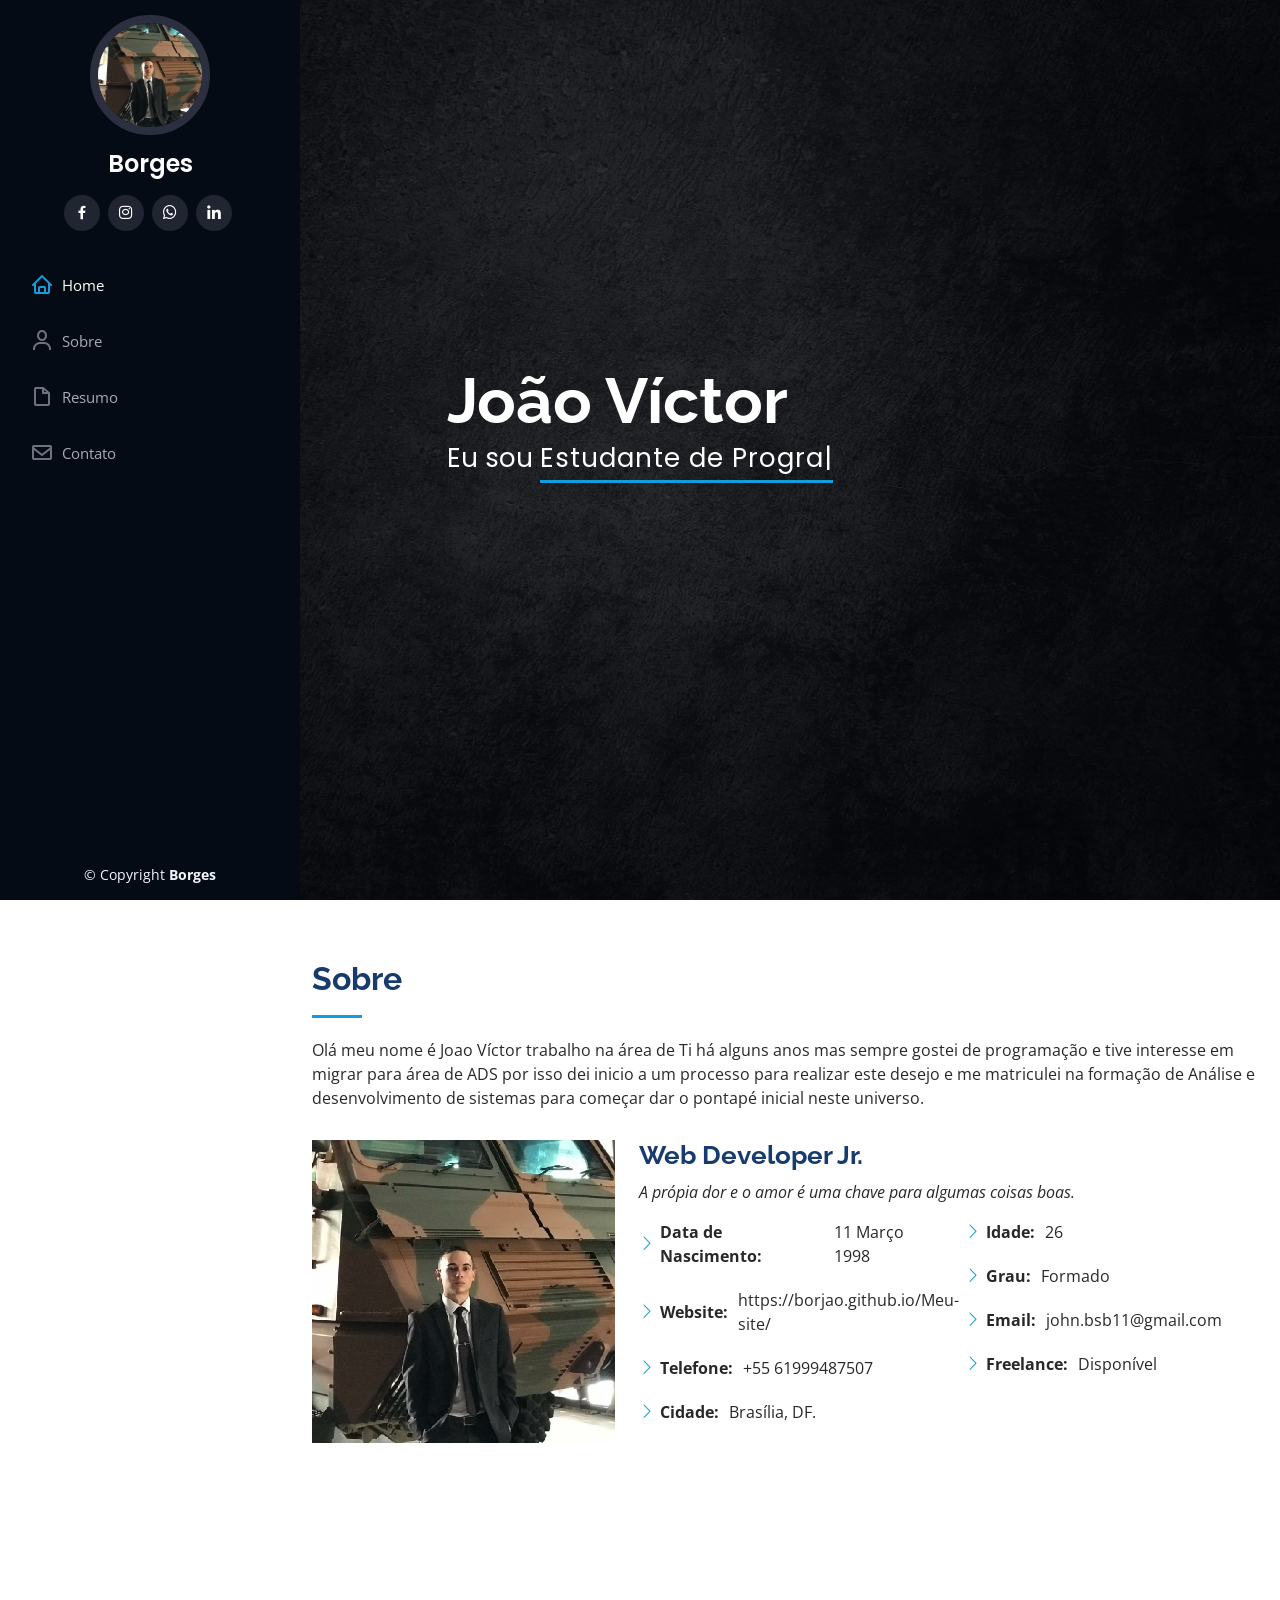
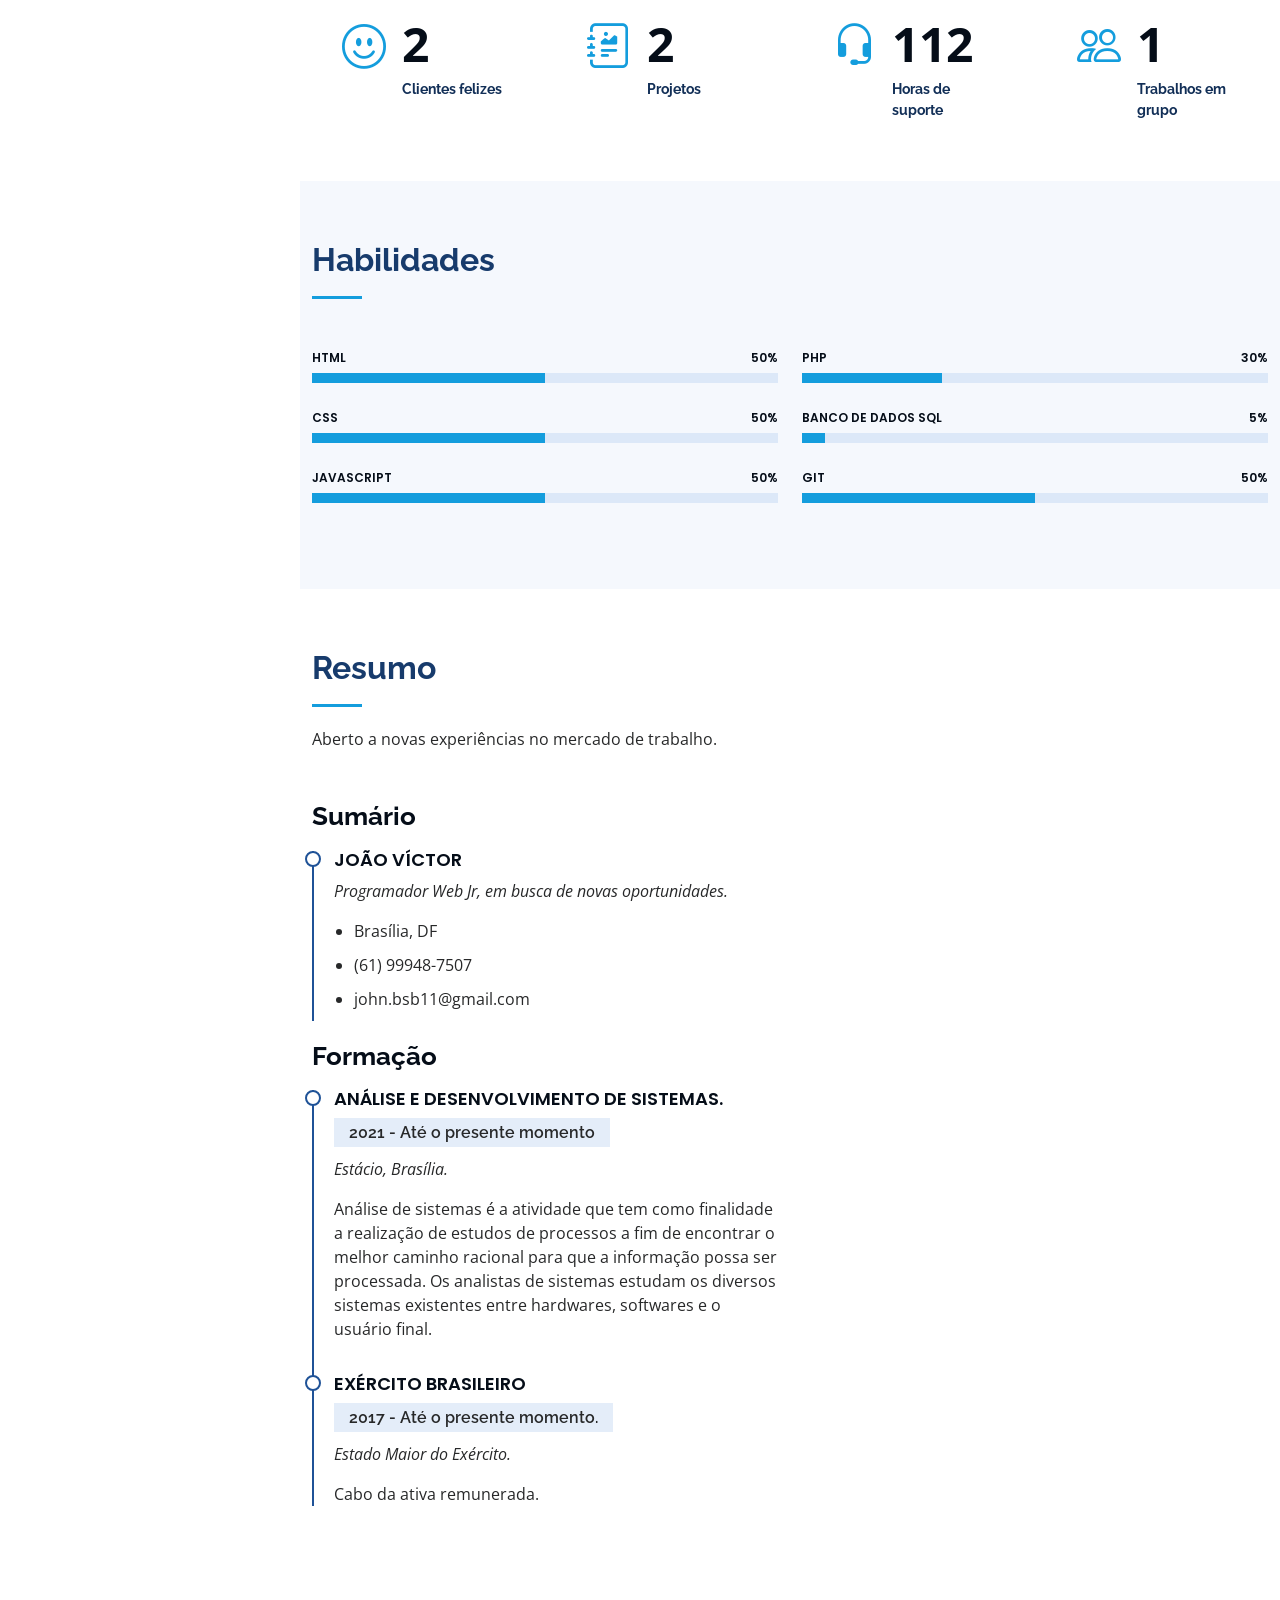
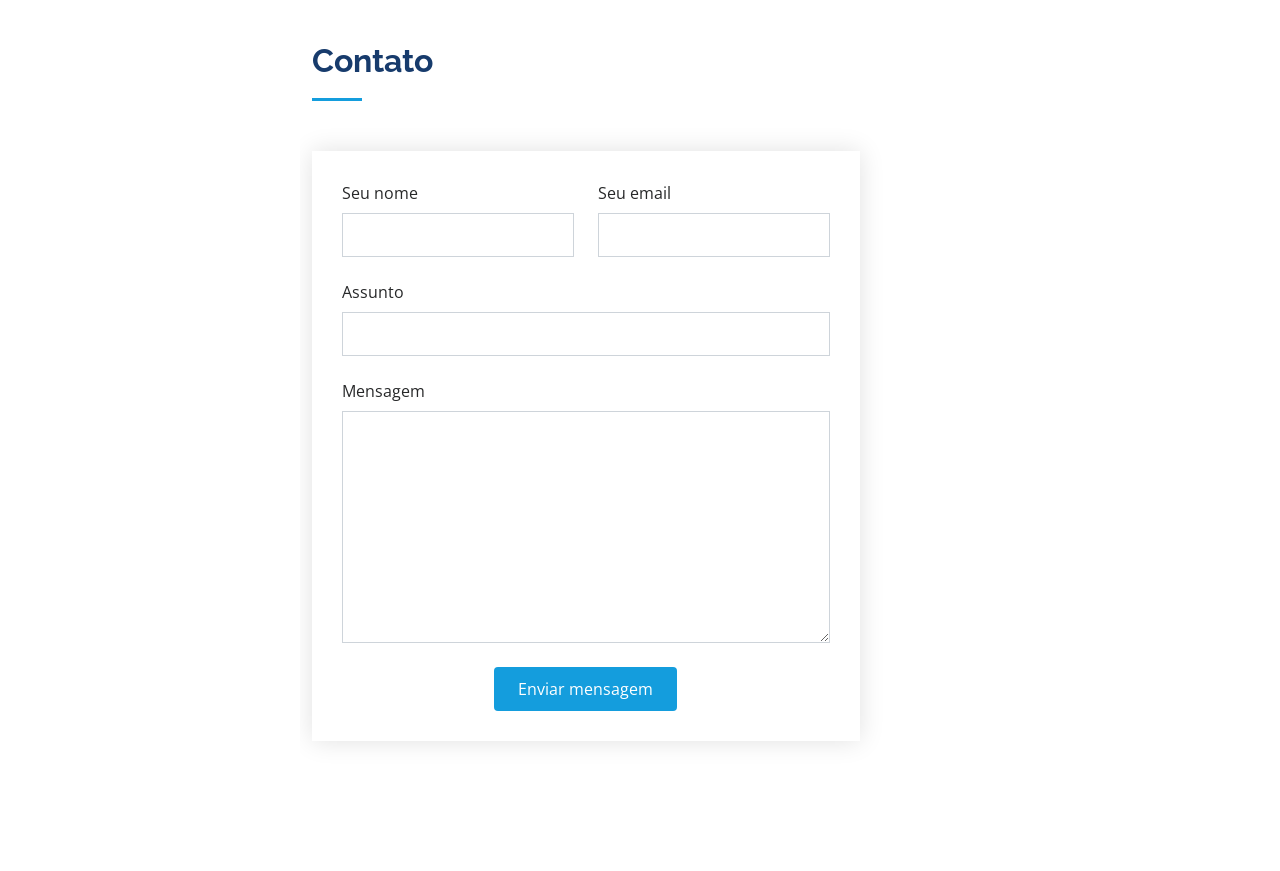
<file: index.html>
<!DOCTYPE html>
<html lang="en">

<head>
  <meta charset="utf-8">
  <meta content="width=device-width, initial-scale=1.0" name="viewport">

  <title>João Víctor - Home</title>
  <meta content="" name="description">
  <meta content="" name="keywords">

  <!-- Favicons -->
  <link href="assets/img/favicon.png" rel="icon">
  <link href="assets/img/apple-touch-icon.png" rel="apple-touch-icon">

  <!-- Google Fonts -->
  <link href="https://fonts.googleapis.com/css?family=Open+Sans:300,300i,400,400i,600,600i,700,700i|Raleway:300,300i,400,400i,500,500i,600,600i,700,700i|Poppins:300,300i,400,400i,500,500i,600,600i,700,700i" rel="stylesheet">

  <!-- Vendor CSS Files -->
  <link href="assets/vendor/aos/aos.css" rel="stylesheet">
  <link href="assets/vendor/bootstrap/css/bootstrap.min.css" rel="stylesheet">
  <link href="assets/vendor/bootstrap-icons/bootstrap-icons.css" rel="stylesheet">
  <link href="assets/vendor/boxicons/css/boxicons.min.css" rel="stylesheet">
  <link href="assets/vendor/glightbox/css/glightbox.min.css" rel="stylesheet">
  <link href="assets/vendor/swiper/swiper-bundle.min.css" rel="stylesheet">

  <!-- Template Main CSS File -->
  <link href="assets/css/style.css" rel="stylesheet">

  <!-- =======================================================
  * Template Name: iPortfolio - v3.5.0
  * Template URL: https://bootstrapmade.com/iportfolio-bootstrap-portfolio-websites-template/
  * Author: BootstrapMade.com
  * License: https://bootstrapmade.com/license/
  ======================================================== -->
</head>

<body>

  <!-- ======= Mobile nav toggle button ======= -->
  <i class="bi bi-list mobile-nav-toggle d-xl-none"></i>

  <!-- ======= Header ======= -->
  <header id="header">
    <div class="d-flex flex-column">

      <div class="profile">
        <img src="assets/img/profile-img.jpg" alt="" class="img-fluid rounded-circle">
        <h1 class="text-light"><a href="index.html">Borges</a></h1>
        <div class="social-links mt-3 text-center">
          <a href="https://web.facebook.com/JoaoViictorRocha/" class="facebook" target="_blank"><i class="bx bxl-facebook"></i></a>
          <a href="https://www.instagram.com/_borgim" class="instagram" target="_blank"><i class="bx bxl-instagram"></i></a>
          <a href="https://api.whatsapp.com/send?phone=55619994875073&text=Ol%C3%A1%20Jõao!" class="whatsapp" target="_blank"><i class="bx bxl-whatsapp"></i></a>
          <a href="https://www.linkedin.com/in/borgim/" class="linkedin" target="_blank"><i class="bx bxl-linkedin"></i></a>
        </div>
      </div>

      <nav id="navbar" class="nav-menu navbar">
        <ul>
          <li><a href="#hero" class="nav-link scrollto active"><i class="bx bx-home"></i> <span>Home</span></a></li>
          <li><a href="#about" class="nav-link scrollto"><i class="bx bx-user"></i> <span>Sobre</span></a></li>
          <li><a href="#resume" class="nav-link scrollto"><i class="bx bx-file-blank"></i> <span>Resumo</span></a></li>
          <li><a href="#contact" class="nav-link scrollto"><i class="bx bx-envelope"></i> <span>Contato</span></a></li>
        </ul>
      </nav> <!-- .nav-menu -->
    </div>
  </header><!-- End Header -->

  <!-- ======= Hero Section ======= -->
  <section id="hero" class="d-flex flex-column justify-content-center align-items-center">
    <div class="hero-container" data-aos="fade-in">
      <h1>João Víctor</h1>
      <p>Eu sou <span class="typed" data-typed-items=" Estudante de Programação!"></span></p>
    </div>
  </section><!-- End Hero -->

  <main id="main">

    <!-- ======= About Section ======= -->
    <section id="about" class="about">
      <div class="container">

        <div class="section-title">
          <h2>Sobre</h2>
          <p>Olá meu nome é Joao Víctor trabalho na área de Ti há alguns anos mas sempre gostei de programação e tive interesse em migrar para área de ADS por isso dei inicio a um processo para realizar este desejo e me matriculei na formação de Análise e desenvolvimento de sistemas para começar dar o pontapé inicial neste universo.</p>
        </div>

        <div class="row">
          <div class="col-lg-4" data-aos="fade-right">
            <img src="assets/img/profile-img.jpg" class="img-fluid" alt="">
          </div>
          <div class="col-lg-8 pt-4 pt-lg-0 content" data-aos="fade-left">
            <h3>Web Developer Jr.</h3>
            <p class="fst-italic">
              A própia dor e o amor é uma chave para algumas coisas boas.
            </p>
            <div class="row">
              <div class="col-lg-6">
                <ul>
                  <li><i class="bi bi-chevron-right"></i> <strong>Data de Nascimento:</strong> <span>11 Março 1998</span></li>
                  <li><i class="bi bi-chevron-right"></i> <strong>Website:</strong><span>https://borjao.github.io/Meu-site/</span></li>
                  <li><i class="bi bi-chevron-right"></i> <strong>Telefone:</strong> <span>+55 61999487507</span></li>
                  <li><i class="bi bi-chevron-right"></i> <strong>Cidade:</strong> <span>Brasília, DF.</span></li>
                </ul>
              </div>
              <div class="col-lg-6">
                <ul>
                  <li><i class="bi bi-chevron-right"></i> <strong>Idade:</strong> <span>26</span></li>
                  <li><i class="bi bi-chevron-right"></i> <strong>Grau:</strong> <span>Formado</span></li>
                  <li><i class="bi bi-chevron-right"></i> <strong>Email:</strong> <span>john.bsb11@gmail.com</span></li>
                  <li><i class="bi bi-chevron-right"></i> <strong>Freelance:</strong> <span>Disponível</span></li>
                </ul>
              </div>
            </div>

          </div>
        </div>

      </div>
    </section><!-- End About Section -->

    <!-- ======= Facts Section ======= -->
    <section id="facts" class="facts">
      <div class="container">

        <div class="section-title">
        </div>

        <div class="row no-gutters">

          <div class="col-lg-3 col-md-6 d-md-flex align-items-md-stretch" data-aos="fade-up">
            <div class="count-box">
              <i class="bi bi-emoji-smile"></i>
              <span data-purecounter-start="0" data-purecounter-end="2" data-purecounter-duration="1" class="purecounter">1</span>
              <p><strong>Clientes felizes</strong> </p>
            </div>
          </div>

          <div class="col-lg-3 col-md-6 d-md-flex align-items-md-stretch" data-aos="fade-up" data-aos-delay="100">
            <div class="count-box">
              <i class="bi bi-journal-richtext"></i>
              <span data-purecounter-start="0" data-purecounter-end="2" data-purecounter-duration="1" class="purecounter">1</span>
              <p><strong>Projetos</strong> </p>
            </div>
          </div>

          <div class="col-lg-3 col-md-6 d-md-flex align-items-md-stretch" data-aos="fade-up" data-aos-delay="200">
            <div class="count-box">
              <i class="bi bi-headset"></i>
              <span data-purecounter-start="0" data-purecounter-end="120" data-purecounter-duration="1" class="purecounter">1</span>
              <p><strong>Horas de suporte</strong></p>
            </div>
          </div>

          <div class="col-lg-3 col-md-6 d-md-flex align-items-md-stretch" data-aos="fade-up" data-aos-delay="300">
            <div class="count-box">
              <i class="bi bi-people"></i>
              <span data-purecounter-start="0" data-purecounter-end="1" data-purecounter-duration="1" class="purecounter">1</span>
              <p><strong>Trabalhos em grupo</strong></p>
            </div>
          </div>

        </div>

      </div>
    </section><!-- End Facts Section -->

    <!-- ======= Skills Section ======= -->
    <section id="skills" class="skills section-bg">
      <div class="container">

        <div class="section-title">
          <h2>Habilidades</h2>
        </div>

        <div class="row skills-content">

          <div class="col-lg-6" data-aos="fade-up">

            <div class="progress">
              <span class="skill">HTML <i class="val">50%</i></span>
              <div class="progress-bar-wrap">
                <div class="progress-bar" role="progressbar" aria-valuenow="50" aria-valuemin="0" aria-valuemax="100"></div>
              </div>
            </div>

            <div class="progress">
              <span class="skill">CSS <i class="val">50%</i></span>
              <div class="progress-bar-wrap">
                <div class="progress-bar" role="progressbar" aria-valuenow="50" aria-valuemin="0" aria-valuemax="100"></div>
              </div>
            </div>

            <div class="progress">
              <span class="skill">JavaScript <i class="val">50%</i></span>
              <div class="progress-bar-wrap">
                <div class="progress-bar" role="progressbar" aria-valuenow="50" aria-valuemin="0" aria-valuemax="100"></div>
              </div>
            </div>

          </div>

          <div class="col-lg-6" data-aos="fade-up" data-aos-delay="100">

            <div class="progress">
              <span class="skill">PHP <i class="val">30%</i></span>
              <div class="progress-bar-wrap">
                <div class="progress-bar" role="progressbar" aria-valuenow="30" aria-valuemin="0" aria-valuemax="100"></div>
              </div>
            </div>

            <div class="progress">
              <span class="skill">Banco de Dados SQL <i class="val">5%</i></span>
              <div class="progress-bar-wrap">
                <div class="progress-bar" role="progressbar" aria-valuenow="5" aria-valuemin="0" aria-valuemax="100"></div>
              </div>
            </div>

            <div class="progress">
              <span class="skill">Git <i class="val">50%</i></span>
              <div class="progress-bar-wrap">
                <div class="progress-bar" role="progressbar" aria-valuenow="50" aria-valuemin="0" aria-valuemax="100"></div>
              </div>
            </div>

          </div>

        </div>

      </div>
    </section><!-- End Skills Section -->

    <!-- ======= Resume Section ======= -->
    <section id="resume" class="resume">
      <div class="container">

        <div class="section-title">
          <h2>Resumo</h2>
          <p>Aberto a novas experiências no mercado de trabalho.</p>
        </div>

        <div class="row">
          <div class="col-lg-6" data-aos="fade-up">
            <h3 class="resume-title">Sumário</h3>
            <div class="resume-item pb-0">
              <h4>João Víctor</h4>
              <p><em>Programador Web Jr, em busca de novas oportunidades.</em></p>
              <ul>
                <li>Brasília, DF</li>
                <li>(61) 99948-7507</li>
                <li>john.bsb11@gmail.com</li>
              </ul>
            </div>

            <h3 class="resume-title">Formação</h3>
            <div class="resume-item">
              <h4>Análise e desenvolvimento de sistemas.</h4>
              <h5>2021 - Até o presente momento</h5>
              <p><em>Estácio, Brasília.</em></p>
              <p>Análise de sistemas é a atividade que tem como finalidade a realização de estudos de processos a fim de encontrar o melhor caminho racional para que a informação possa ser processada. Os analistas de sistemas estudam os diversos sistemas existentes entre hardwares, softwares e o usuário final.</p>
            </div>
            <div class="resume-item">
              <h4>Exército Brasileiro</h4>
              <h5>2017 - Até o presente momento.</h5>
              <p><em>Estado Maior do Exército.</em></p>
              <p>Cabo da ativa remunerada.</p>
            </div>
          </div>
          </ul>
        </div>
      </div>
      </div>

      </div>
    </section><!-- End Resume Section -->

    <!-- ======= Contact Section ======= -->
    <section id="contact" class="contact">
      <div class="container">

        <div class="section-title">
          <h2>Contato</h2>
        </div>

        <div class="row" data-aos="fade-in">


          <div class="col-lg-7 mt-5 mt-lg-0 d-flex align-items-stretch">
            <form action="forms/contact.php" method="post" role="form" class="php-email-form">
              <div class="row">
                <div class="form-group col-md-6">
                  <label for="name">Seu nome</label>
                  <input type="text" name="nome" class="form-control" id="name" required>
                </div>
                <div class="form-group col-md-6">
                  <label for="name">Seu email</label>
                  <input type="email" class="form-control" name="email" id="email" required>
                </div>
              </div>
              <div class="form-group">
                <label for="name">Assunto</label>
                <input type="text" class="form-control" name="assunto" id="subject" required>
              </div>
              <div class="form-group">
                <label for="name">Mensagem</label>
                <textarea class="form-control" name="mensagem" rows="10" required></textarea>
              </div>
              <div class="my-3">
                <div class="loading">Loading</div>
                <div class="error-message"></div>
                <div class="sent-message">Mensagem enviada com sucesso. Obrigado!</div>
              </div>
              <div class="text-center"><button type="submit">Enviar mensagem</button></div>
            </form>
          </div>

        </div>

      </div>
    </section><!-- End Contact Section -->

  </main><!-- End #main -->

  <!-- ======= Footer ======= -->
  <footer id="footer">
    <div class="container">
      <div class="copyright">
        &copy; Copyright <strong><span>Borges</span></strong>
      </div>
      <!-- <div class="credits">
        //<!-- All the links in the footer should remain intact. -->
      <!-- You can delete the links only if you purchased the pro version. -->
      <!-- Licensing information: https://bootstrapmade.com/license/ -->
      <!-- Purchase the pro version with working PHP/AJAX contact form: https://bootstrapmade.com/iportfolio-bootstrap-portfolio-websites-template/ -->
      <!-- Designed by <a href="https://bootstrapmade.com/">BootstrapMade</a> -->
    </div>
    </div>
  </footer><!-- End  Footer -->

  <a href="#" class="back-to-top d-flex align-items-center justify-content-center"><i class="bi bi-arrow-up-short"></i></a>

  <!-- Vendor JS Files -->
  <script src="assets/vendor/aos/aos.js"></script>
  <script src="assets/vendor/bootstrap/js/bootstrap.bundle.min.js"></script>
  <script src="assets/vendor/glightbox/js/glightbox.min.js"></script>
  <script src="assets/vendor/isotope-layout/isotope.pkgd.min.js"></script>
  <script src="assets/vendor/php-email-form/validate.js"></script>
  <script src="assets/vendor/purecounter/purecounter.js"></script>
  <script src="assets/vendor/swiper/swiper-bundle.min.js"></script>
  <script src="assets/vendor/typed.js/typed.min.js"></script>
  <script src="assets/vendor/waypoints/noframework.waypoints.js"></script>

  <!-- Template Main JS File -->
  <script src="assets/js/main.js"></script>

</body>

</html>
</file>
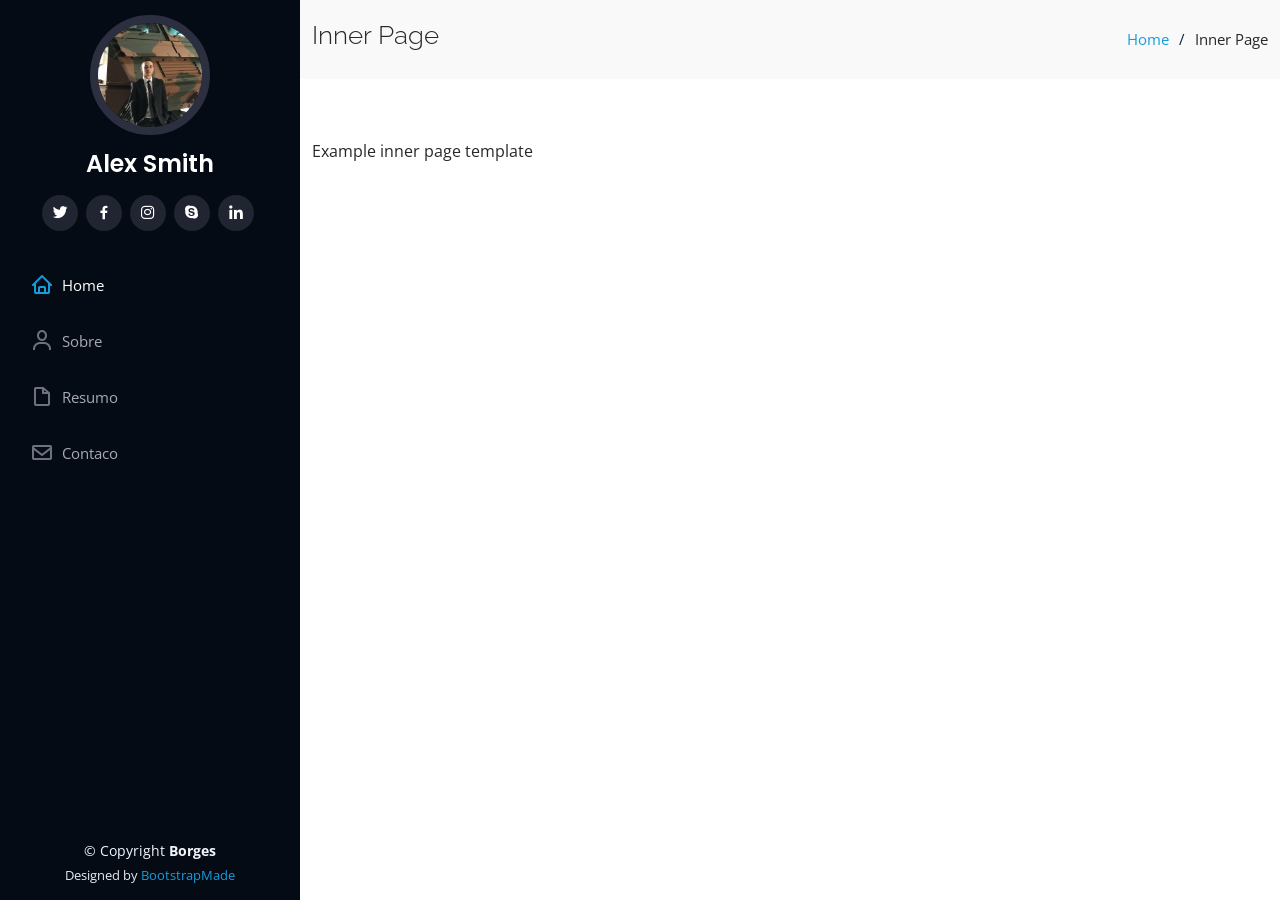
<file: inner-page.html>
<!DOCTYPE html>
<html lang="en">

<head>
  <meta charset="utf-8">
  <meta content="width=device-width, initial-scale=1.0" name="viewport">

  <title>Inner Page - iPortfolio Bootstrap Template</title>
  <meta content="" name="description">
  <meta content="" name="keywords">

  <!-- Favicons -->
  <link href="assets/img/favicon.png" rel="icon">
  <link href="assets/img/apple-touch-icon.png" rel="apple-touch-icon">

  <!-- Google Fonts -->
  <link href="https://fonts.googleapis.com/css?family=Open+Sans:300,300i,400,400i,600,600i,700,700i|Raleway:300,300i,400,400i,500,500i,600,600i,700,700i|Poppins:300,300i,400,400i,500,500i,600,600i,700,700i" rel="stylesheet">

  <!-- Vendor CSS Files -->
  <link href="assets/vendor/aos/aos.css" rel="stylesheet">
  <link href="assets/vendor/bootstrap/css/bootstrap.min.css" rel="stylesheet">
  <link href="assets/vendor/bootstrap-icons/bootstrap-icons.css" rel="stylesheet">
  <link href="assets/vendor/boxicons/css/boxicons.min.css" rel="stylesheet">
  <link href="assets/vendor/glightbox/css/glightbox.min.css" rel="stylesheet">
  <link href="assets/vendor/swiper/swiper-bundle.min.css" rel="stylesheet">

  <!-- Template Main CSS File -->
  <link href="assets/css/style.css" rel="stylesheet">

  <!-- =======================================================
  * Template Name: iPortfolio - v3.5.0
  * Template URL: https://bootstrapmade.com/iportfolio-bootstrap-portfolio-websites-template/
  * Author: BootstrapMade.com
  * License: https://bootstrapmade.com/license/
  ======================================================== -->
</head>

<body>

  <!-- ======= Mobile nav toggle button ======= -->
  <i class="bi bi-list mobile-nav-toggle d-xl-none"></i>

  <!-- ======= Header ======= -->
  <header id="header">
    <div class="d-flex flex-column">

      <div class="profile">
        <img src="assets/img/profile-img.jpg" alt="" class="img-fluid rounded-circle">
        <h1 class="text-light"><a href="index.html">Alex Smith</a></h1>
        <div class="social-links mt-3 text-center">
          <a href="#" class="twitter"><i class="bx bxl-twitter"></i></a>
          <a href="#" class="facebook"><i class="bx bxl-facebook"></i></a>
          <a href="#" class="instagram"><i class="bx bxl-instagram"></i></a>
          <a href="#" class="google-plus"><i class="bx bxl-skype"></i></a>
          <a href="#" class="linkedin"><i class="bx bxl-linkedin"></i></a>
        </div>
      </div>

      <nav id="navbar" class="nav-menu navbar">
        <ul>
          <li><a href="#hero" class="nav-link scrollto active"><i class="bx bx-home"></i> <span>Home</span></a></li>
          <li><a href="Sobre" class="nav-link scrollto"><i class="bx bx-user"></i> <span>Sobre</span></a></li>
          <li><a href="#Resumo" class="nav-link scrollto"><i class="bx bx-file-blank"></i> <span>Resumo</span></a></li>
          <li><a href="#Contato" class="nav-link scrollto"><i class="bx bx-envelope"></i> <span>Contaco</span></a></li>
        </ul>
      </nav><!-- .nav-menu -->
    </div>
  </header><!-- End Header -->

  <main id="main">

    <!-- ======= Breadcrumbs ======= -->
    <section class="breadcrumbs">
      <div class="container">

        <div class="d-flex justify-content-between align-items-center">
          <h2>Inner Page</h2>
          <ol>
            <li><a href="index.html">Home</a></li>
            <li>Inner Page</li>
          </ol>
        </div>

      </div>
    </section><!-- End Breadcrumbs -->

    <section class="inner-page">
      <div class="container">
        <p>
          Example inner page template
        </p>
      </div>
    </section>

  </main><!-- End #main -->

  <!-- ======= Footer ======= -->
  <footer id="footer">
    <div class="container">
      <div class="copyright">
        &copy; Copyright <strong><span>Borges</span></strong>
      </div>
      <div class="credits">
        <!-- All the links in the footer should remain intact. -->
        <!-- You can delete the links only if you purchased the pro version. -->
        <!-- Licensing information: https://bootstrapmade.com/license/ -->
        <!-- Purchase the pro version with working PHP/AJAX contact form: https://bootstrapmade.com/iportfolio-bootstrap-portfolio-websites-template/ -->
        Designed by <a href="https://bootstrapmade.com/">BootstrapMade</a>
      </div>
    </div>
  </footer><!-- End  Footer -->

  <a href="#" class="back-to-top d-flex align-items-center justify-content-center"><i class="bi bi-arrow-up-short"></i></a>

  <!-- Vendor JS Files -->
  <script src="assets/vendor/aos/aos.js"></script>
  <script src="assets/vendor/bootstrap/js/bootstrap.bundle.min.js"></script>
  <script src="assets/vendor/glightbox/js/glightbox.min.js"></script>
  <script src="assets/vendor/isotope-layout/isotope.pkgd.min.js"></script>
  <script src="assets/vendor/php-email-form/validate.js"></script>
  <script src="assets/vendor/purecounter/purecounter.js"></script>
  <script src="assets/vendor/swiper/swiper-bundle.min.js"></script>
  <script src="assets/vendor/typed.js/typed.min.js"></script>
  <script src="assets/vendor/waypoints/noframework.waypoints.js"></script>

  <!-- Template Main JS File -->
  <script src="assets/js/main.js"></script>

</body>

</html>
</file>
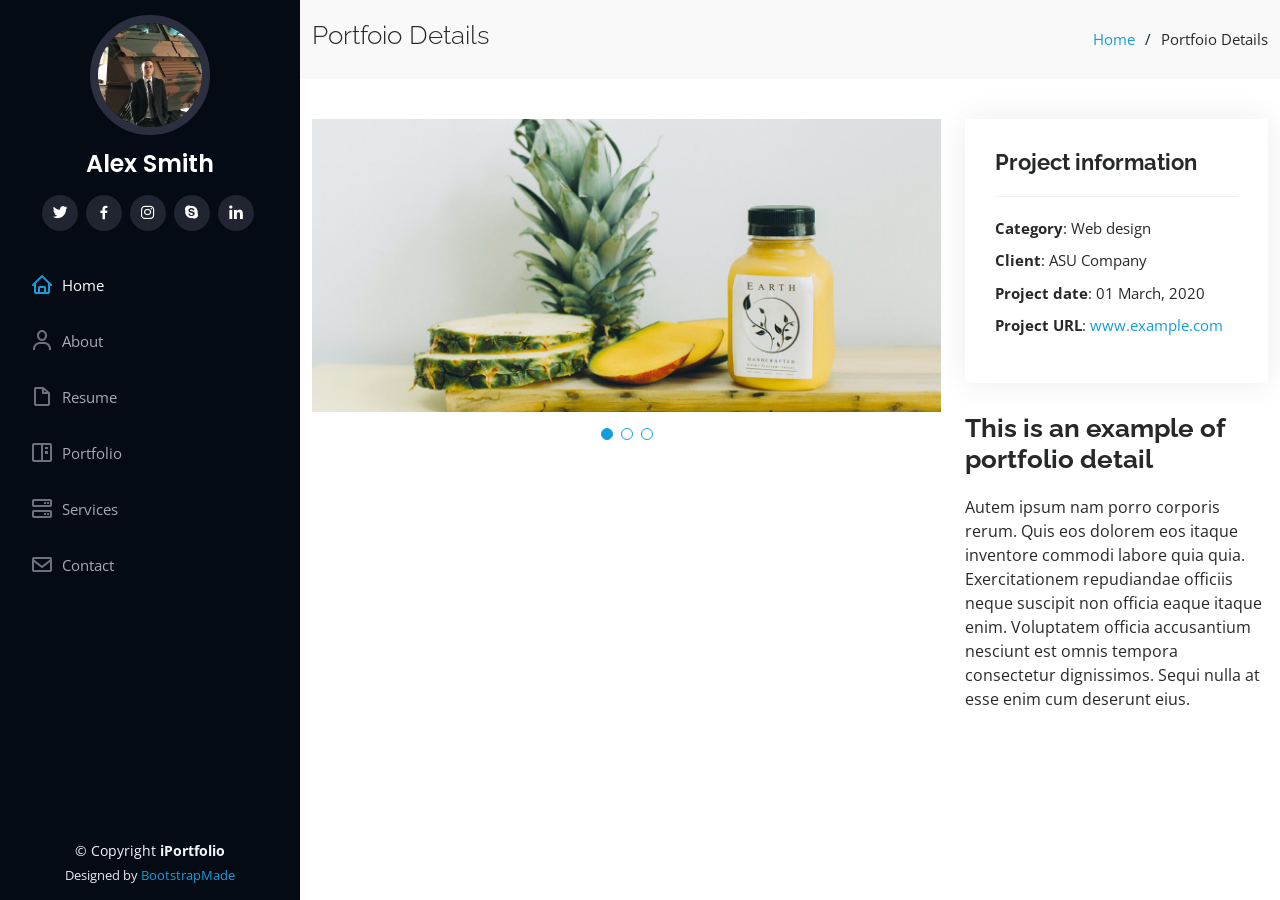
<file: portfolio-details.html>
<!DOCTYPE html>
<html lang="en">

<head>
  <meta charset="utf-8">
  <meta content="width=device-width, initial-scale=1.0" name="viewport">

  <title>Portfolio Details - iPortfolio Bootstrap Template</title>
  <meta content="" name="description">
  <meta content="" name="keywords">

  <!-- Favicons -->
  <link href="assets/img/favicon.png" rel="icon">
  <link href="assets/img/apple-touch-icon.png" rel="apple-touch-icon">

  <!-- Google Fonts -->
  <link href="https://fonts.googleapis.com/css?family=Open+Sans:300,300i,400,400i,600,600i,700,700i|Raleway:300,300i,400,400i,500,500i,600,600i,700,700i|Poppins:300,300i,400,400i,500,500i,600,600i,700,700i" rel="stylesheet">

  <!-- Vendor CSS Files -->
  <link href="assets/vendor/aos/aos.css" rel="stylesheet">
  <link href="assets/vendor/bootstrap/css/bootstrap.min.css" rel="stylesheet">
  <link href="assets/vendor/bootstrap-icons/bootstrap-icons.css" rel="stylesheet">
  <link href="assets/vendor/boxicons/css/boxicons.min.css" rel="stylesheet">
  <link href="assets/vendor/glightbox/css/glightbox.min.css" rel="stylesheet">
  <link href="assets/vendor/swiper/swiper-bundle.min.css" rel="stylesheet">

  <!-- Template Main CSS File -->
  <link href="assets/css/style.css" rel="stylesheet">

  <!-- =======================================================
  * Template Name: iPortfolio - v3.5.0
  * Template URL: https://bootstrapmade.com/iportfolio-bootstrap-portfolio-websites-template/
  * Author: BootstrapMade.com
  * License: https://bootstrapmade.com/license/
  ======================================================== -->
</head>

<body>

  <!-- ======= Mobile nav toggle button ======= -->
  <i class="bi bi-list mobile-nav-toggle d-xl-none"></i>

  <!-- ======= Header ======= -->
  <header id="header">
    <div class="d-flex flex-column">

      <div class="profile">
        <img src="assets/img/profile-img.jpg" alt="" class="img-fluid rounded-circle">
        <h1 class="text-light"><a href="index.html">Alex Smith</a></h1>
        <div class="social-links mt-3 text-center">
          <a href="#" class="twitter"><i class="bx bxl-twitter"></i></a>
          <a href="#" class="facebook"><i class="bx bxl-facebook"></i></a>
          <a href="#" class="instagram"><i class="bx bxl-instagram"></i></a>
          <a href="#" class="google-plus"><i class="bx bxl-skype"></i></a>
          <a href="#" class="linkedin"><i class="bx bxl-linkedin"></i></a>
        </div>
      </div>

      <nav id="navbar" class="nav-menu navbar">
        <ul>
          <li><a href="#hero" class="nav-link scrollto active"><i class="bx bx-home"></i> <span>Home</span></a></li>
          <li><a href="#about" class="nav-link scrollto"><i class="bx bx-user"></i> <span>About</span></a></li>
          <li><a href="#resume" class="nav-link scrollto"><i class="bx bx-file-blank"></i> <span>Resume</span></a></li>
          <li><a href="#portfolio" class="nav-link scrollto"><i class="bx bx-book-content"></i> <span>Portfolio</span></a></li>
          <li><a href="#services" class="nav-link scrollto"><i class="bx bx-server"></i> <span>Services</span></a></li>
          <li><a href="#contact" class="nav-link scrollto"><i class="bx bx-envelope"></i> <span>Contact</span></a></li>
        </ul>
      </nav><!-- .nav-menu -->
    </div>
  </header><!-- End Header -->

  <main id="main">

    <!-- ======= Breadcrumbs ======= -->
    <section id="breadcrumbs" class="breadcrumbs">
      <div class="container">

        <div class="d-flex justify-content-between align-items-center">
          <h2>Portfoio Details</h2>
          <ol>
            <li><a href="index.html">Home</a></li>
            <li>Portfoio Details</li>
          </ol>
        </div>

      </div>
    </section><!-- End Breadcrumbs -->

    <!-- ======= Portfolio Details Section ======= -->
    <section id="portfolio-details" class="portfolio-details">
      <div class="container">

        <div class="row gy-4">

          <div class="col-lg-8">
            <div class="portfolio-details-slider swiper">
              <div class="swiper-wrapper align-items-center">

                <div class="swiper-slide">
                  <img src="assets/img/portfolio/portfolio-details-1.jpg" alt="">
                </div>

                <div class="swiper-slide">
                  <img src="assets/img/portfolio/portfolio-details-2.jpg" alt="">
                </div>

                <div class="swiper-slide">
                  <img src="assets/img/portfolio/portfolio-details-3.jpg" alt="">
                </div>

              </div>
              <div class="swiper-pagination"></div>
            </div>
          </div>

          <div class="col-lg-4">
            <div class="portfolio-info">
              <h3>Project information</h3>
              <ul>
                <li><strong>Category</strong>: Web design</li>
                <li><strong>Client</strong>: ASU Company</li>
                <li><strong>Project date</strong>: 01 March, 2020</li>
                <li><strong>Project URL</strong>: <a href="#">www.example.com</a></li>
              </ul>
            </div>
            <div class="portfolio-description">
              <h2>This is an example of portfolio detail</h2>
              <p>
                Autem ipsum nam porro corporis rerum. Quis eos dolorem eos itaque inventore commodi labore quia quia. Exercitationem repudiandae officiis neque suscipit non officia eaque itaque enim. Voluptatem officia accusantium nesciunt est omnis tempora consectetur dignissimos. Sequi nulla at esse enim cum deserunt eius.
              </p>
            </div>
          </div>

        </div>

      </div>
    </section><!-- End Portfolio Details Section -->

  </main><!-- End #main -->

  <!-- ======= Footer ======= -->
  <footer id="footer">
    <div class="container">
      <div class="copyright">
        &copy; Copyright <strong><span>iPortfolio</span></strong>
      </div>
      <div class="credits">
        <!-- All the links in the footer should remain intact. -->
        <!-- You can delete the links only if you purchased the pro version. -->
        <!-- Licensing information: https://bootstrapmade.com/license/ -->
        <!-- Purchase the pro version with working PHP/AJAX contact form: https://bootstrapmade.com/iportfolio-bootstrap-portfolio-websites-template/ -->
        Designed by <a href="https://bootstrapmade.com/">BootstrapMade</a>
      </div>
    </div>
  </footer><!-- End  Footer -->

  <a href="#" class="back-to-top d-flex align-items-center justify-content-center"><i class="bi bi-arrow-up-short"></i></a>

  <!-- Vendor JS Files -->
  <script src="assets/vendor/aos/aos.js"></script>
  <script src="assets/vendor/bootstrap/js/bootstrap.bundle.min.js"></script>
  <script src="assets/vendor/glightbox/js/glightbox.min.js"></script>
  <script src="assets/vendor/isotope-layout/isotope.pkgd.min.js"></script>
  <script src="assets/vendor/php-email-form/validate.js"></script>
  <script src="assets/vendor/purecounter/purecounter.js"></script>
  <script src="assets/vendor/swiper/swiper-bundle.min.js"></script>
  <script src="assets/vendor/typed.js/typed.min.js"></script>
  <script src="assets/vendor/waypoints/noframework.waypoints.js"></script>

  <!-- Template Main JS File -->
  <script src="assets/js/main.js"></script>

</body>

</html>
</file>
<file: assets/css/style.css>
/**
* Template Name: iPortfolio - v3.5.0
* Template URL: https://bootstrapmade.com/iportfolio-bootstrap-portfolio-websites-template/
* Author: BootstrapMade.com
* License: https://bootstrapmade.com/license/
*/

/*--------------------------------------------------------------
# General
--------------------------------------------------------------*/
body {
  font-family: "Open Sans", sans-serif;
  color: #272829;
  scroll-behavior: smooth;
}

a {
  color: #149ddd;
  text-decoration: none;
}

a:hover {
  color: #37b3ed;
  text-decoration: none;
}

h1, h2, h3, h4, h5, h6 {
  font-family: "Raleway", sans-serif;
}

/*--------------------------------------------------------------
# Back to top button
--------------------------------------------------------------*/
.back-to-top {
  position: fixed;
  visibility: hidden;
  opacity: 0;
  right: 15px;
  bottom: 15px;
  z-index: 996;
  background: #149ddd;
  width: 40px;
  height: 40px;
  border-radius: 50px;
  transition: all 0.4s;
}
.back-to-top i {
  font-size: 28px;
  color: #fff;
  line-height: 0;
}
.back-to-top:hover {
  background: #2eafec;
  color: #fff;
}
.back-to-top.active {
  visibility: visible;
  opacity: 1;
}

/*--------------------------------------------------------------
# Header
--------------------------------------------------------------*/
#header {
  position: fixed;
  top: 0;
  left: 0;
  bottom: 0;
  width: 300px;
  transition: all ease-in-out 0.5s;
  z-index: 9997;
  transition: all 0.5s;
  padding: 0 15px;
  background: #040b14;
  overflow-y: auto;
}
#header .profile img {
  margin: 15px auto;
  display: block;
  width: 120px;
  border: 8px solid #2c2f3f;
}
#header .profile h1 {
  font-size: 24px;
  margin: 0;
  padding: 0;
  font-weight: 600;
  -moz-text-align-last: center;
  text-align-last: center;
  font-family: "Poppins", sans-serif;
}
#header .profile h1 a, #header .profile h1 a:hover {
  color: #fff;
  text-decoration: none;
}
#header .profile .social-links a {
  font-size: 18px;
  display: inline-block;
  background: #212431;
  color: #fff;
  line-height: 1;
  padding: 8px 0;
  margin-right: 4px;
  border-radius: 50%;
  text-align: center;
  width: 36px;
  height: 36px;
  transition: 0.3s;
}
#header .profile .social-links a:hover {
  background: #149ddd;
  color: #fff;
  text-decoration: none;
}

#main {
  margin-left: 300px;
}

@media (max-width: 1199px) {
  #header {
    left: -300px;
  }

  #main {
    margin-left: 0;
  }
}
/*--------------------------------------------------------------
# Navigation Menu
--------------------------------------------------------------*/
/* Desktop Navigation */
.nav-menu {
  padding: 30px 0 0 0;
}
.nav-menu * {
  margin: 0;
  padding: 0;
  list-style: none;
}
.nav-menu > ul > li {
  position: relative;
  white-space: nowrap;
}
.nav-menu a, .nav-menu a:focus {
  display: flex;
  align-items: center;
  color: #a8a9b4;
  padding: 12px 15px;
  margin-bottom: 8px;
  transition: 0.3s;
  font-size: 15px;
}
.nav-menu a i, .nav-menu a:focus i {
  font-size: 24px;
  padding-right: 8px;
  color: #6f7180;
}
.nav-menu a:hover, .nav-menu .active, .nav-menu .active:focus, .nav-menu li:hover > a {
  text-decoration: none;
  color: #fff;
}
.nav-menu a:hover i, .nav-menu .active i, .nav-menu .active:focus i, .nav-menu li:hover > a i {
  color: #149ddd;
}

/* Mobile Navigation */
.mobile-nav-toggle {
  position: fixed;
  right: 15px;
  top: 15px;
  z-index: 9998;
  border: 0;
  font-size: 24px;
  transition: all 0.4s;
  outline: none !important;
  background-color: #149ddd;
  color: #fff;
  width: 40px;
  height: 40px;
  display: inline-flex;
  align-items: center;
  justify-content: center;
  line-height: 0;
  border-radius: 50px;
  cursor: pointer;
}

.mobile-nav-active {
  overflow: hidden;
}
.mobile-nav-active #header {
  left: 0;
}

/*--------------------------------------------------------------
# Hero Section
--------------------------------------------------------------*/
#hero {
  width: 100%;
  height: 100vh;
  background: url("../img/fundo-preto-antigo-textura-do-grunge-papel-de-parede-escuro-quadro-negro-quadro-negro-parede-da-sala.jpg") top center;
  background-size: cover;
}
#hero:before {
  content: "";
  background: rgba(5, 13, 24, 0.3);
  position: absolute;
  bottom: 0;
  top: 0;
  left: 0;
  right: 0;
  z-index: 1;
}
#hero .hero-container {
  position: relative;
  z-index: 2;
  min-width: 300px;
}
#hero h1 {
  margin: 0 0 10px 0;
  font-size: 64px;
  font-weight: 700;
  line-height: 56px;
  color: #fff;
}
#hero p {
  color: #fff;
  margin-bottom: 50px;
  font-size: 26px;
  font-family: "Poppins", sans-serif;
}
#hero p span {
  color: #fff;
  padding-bottom: 4px;
  letter-spacing: 1px;
  border-bottom: 3px solid #149ddd;
}
@media (min-width: 1024px) {
  #hero {
    background-attachment: fixed;
  }
}
@media (max-width: 768px) {
  #hero h1 {
    font-size: 28px;
    line-height: 36px;
  }
  #hero h2 {
    font-size: 18px;
    line-height: 24px;
    margin-bottom: 30px;
  }
}

/*--------------------------------------------------------------
# Sections General
--------------------------------------------------------------*/
section {
  padding: 60px 0;
  overflow: hidden;
}

.section-bg {
  background: #f5f8fd;
}

.section-title {
  padding-bottom: 30px;
}
.section-title h2 {
  font-size: 32px;
  font-weight: bold;
  margin-bottom: 20px;
  padding-bottom: 20px;
  position: relative;
  color: #173b6c;
}
.section-title h2::after {
  content: "";
  position: absolute;
  display: block;
  width: 50px;
  height: 3px;
  background: #149ddd;
  bottom: 0;
  left: 0;
}
.section-title p {
  margin-bottom: 0;
}

/*--------------------------------------------------------------
# About
--------------------------------------------------------------*/
.about .content h3 {
  font-weight: 700;
  font-size: 26px;
  color: #173b6c;
}
.about .content ul {
  list-style: none;
  padding: 0;
}
.about .content ul li {
  margin-bottom: 20px;
  display: flex;
  align-items: center;
}
.about .content ul strong {
  margin-right: 10px;
}
.about .content ul i {
  font-size: 16px;
  margin-right: 5px;
  color: #149ddd;
  line-height: 0;
}
.about .content p:last-child {
  margin-bottom: 0;
}

/*--------------------------------------------------------------
# Facts
--------------------------------------------------------------*/
.facts {
  padding-bottom: 30px;
}
.facts .count-box {
  padding: 30px;
  width: 100%;
}
.facts .count-box i {
  display: block;
  font-size: 44px;
  color: #149ddd;
  float: left;
  line-height: 0;
}
.facts .count-box span {
  font-size: 48px;
  line-height: 40px;
  display: block;
  font-weight: 700;
  color: #050d18;
  margin-left: 60px;
}
.facts .count-box p {
  padding: 15px 0 0 0;
  margin: 0 0 0 60px;
  font-family: "Raleway", sans-serif;
  font-size: 14px;
  color: #122f57;
}
.facts .count-box a {
  font-weight: 600;
  display: block;
  margin-top: 20px;
  color: #122f57;
  font-size: 15px;
  font-family: "Poppins", sans-serif;
  transition: ease-in-out 0.3s;
}
.facts .count-box a:hover {
  color: #1f5297;
}

/*--------------------------------------------------------------
# Akills
--------------------------------------------------------------*/
.skills .progress {
  height: 60px;
  display: block;
  background: none;
  border-radius: 0;
}
.skills .progress .skill {
  padding: 0;
  margin: 0 0 6px 0;
  text-transform: uppercase;
  display: block;
  font-weight: 600;
  font-family: "Poppins", sans-serif;
  color: #050d18;
}
.skills .progress .skill .val {
  float: right;
  font-style: normal;
}
.skills .progress-bar-wrap {
  background: #dce8f8;
  height: 10px;
}
.skills .progress-bar {
  width: 1px;
  height: 10px;
  transition: 0.9s;
  background-color: #149ddd;
}

/*--------------------------------------------------------------
# Resume
--------------------------------------------------------------*/
.resume .resume-title {
  font-size: 26px;
  font-weight: 700;
  margin-top: 20px;
  margin-bottom: 20px;
  color: #050d18;
}
.resume .resume-item {
  padding: 0 0 20px 20px;
  margin-top: -2px;
  border-left: 2px solid #1f5297;
  position: relative;
}
.resume .resume-item h4 {
  line-height: 18px;
  font-size: 18px;
  font-weight: 600;
  text-transform: uppercase;
  font-family: "Poppins", sans-serif;
  color: #050d18;
  margin-bottom: 10px;
}
.resume .resume-item h5 {
  font-size: 16px;
  background: #e4edf9;
  padding: 5px 15px;
  display: inline-block;
  font-weight: 600;
  margin-bottom: 10px;
}
.resume .resume-item ul {
  padding-left: 20px;
}
.resume .resume-item ul li {
  padding-bottom: 10px;
}
.resume .resume-item:last-child {
  padding-bottom: 0;
}
.resume .resume-item::before {
  content: "";
  position: absolute;
  width: 16px;
  height: 16px;
  border-radius: 50px;
  left: -9px;
  top: 0;
  background: #fff;
  border: 2px solid #1f5297;
}

/*--------------------------------------------------------------
# Portfolio
--------------------------------------------------------------*/
.portfolio .portfolio-item {
  margin-bottom: 30px;
}
.portfolio #portfolio-flters {
  padding: 0;
  margin: 0 auto 35px auto;
  list-style: none;
  text-align: center;
  background: #fff;
  border-radius: 50px;
  padding: 2px 15px;
}
.portfolio #portfolio-flters li {
  cursor: pointer;
  display: inline-block;
  padding: 10px 15px 8px 15px;
  font-size: 14px;
  font-weight: 600;
  line-height: 1;
  text-transform: uppercase;
  color: #272829;
  margin-bottom: 5px;
  transition: all 0.3s ease-in-out;
}
.portfolio #portfolio-flters li:hover, .portfolio #portfolio-flters li.filter-active {
  color: #149ddd;
}
.portfolio #portfolio-flters li:last-child {
  margin-right: 0;
}
.portfolio .portfolio-wrap {
  transition: 0.3s;
  position: relative;
  overflow: hidden;
  z-index: 1;
}
.portfolio .portfolio-wrap::before {
  content: "";
  background: rgba(255, 255, 255, 0.5);
  position: absolute;
  left: 0;
  right: 0;
  top: 0;
  bottom: 0;
  transition: all ease-in-out 0.3s;
  z-index: 2;
  opacity: 0;
}
.portfolio .portfolio-wrap .portfolio-links {
  opacity: 1;
  left: 0;
  right: 0;
  bottom: -60px;
  z-index: 3;
  position: absolute;
  transition: all ease-in-out 0.3s;
  display: flex;
  justify-content: center;
}
.portfolio .portfolio-wrap .portfolio-links a {
  color: #fff;
  font-size: 28px;
  text-align: center;
  background: rgba(20, 157, 221, 0.75);
  transition: 0.3s;
  width: 50%;
}
.portfolio .portfolio-wrap .portfolio-links a:hover {
  background: rgba(20, 157, 221, 0.95);
}
.portfolio .portfolio-wrap .portfolio-links a + a {
  border-left: 1px solid #37b3ed;
}
.portfolio .portfolio-wrap:hover::before {
  top: 0;
  left: 0;
  right: 0;
  bottom: 0;
  opacity: 1;
}
.portfolio .portfolio-wrap:hover .portfolio-links {
  opacity: 1;
  bottom: 0;
}

/*--------------------------------------------------------------
# Portfolio Details
--------------------------------------------------------------*/
.portfolio-details {
  padding-top: 40px;
}
.portfolio-details .portfolio-details-slider img {
  width: 100%;
}
.portfolio-details .portfolio-details-slider .swiper-pagination {
  margin-top: 20px;
  position: relative;
}
.portfolio-details .portfolio-details-slider .swiper-pagination .swiper-pagination-bullet {
  width: 12px;
  height: 12px;
  background-color: #fff;
  opacity: 1;
  border: 1px solid #149ddd;
}
.portfolio-details .portfolio-details-slider .swiper-pagination .swiper-pagination-bullet-active {
  background-color: #149ddd;
}
.portfolio-details .portfolio-info {
  padding: 30px;
  box-shadow: 0px 0 30px rgba(5, 13, 24, 0.08);
}
.portfolio-details .portfolio-info h3 {
  font-size: 22px;
  font-weight: 700;
  margin-bottom: 20px;
  padding-bottom: 20px;
  border-bottom: 1px solid #eee;
}
.portfolio-details .portfolio-info ul {
  list-style: none;
  padding: 0;
  font-size: 15px;
}
.portfolio-details .portfolio-info ul li + li {
  margin-top: 10px;
}
.portfolio-details .portfolio-description {
  padding-top: 30px;
}
.portfolio-details .portfolio-description h2 {
  font-size: 26px;
  font-weight: 700;
  margin-bottom: 20px;
}
.portfolio-details .portfolio-description p {
  padding: 0;
}

/*--------------------------------------------------------------
# Services
--------------------------------------------------------------*/
.services .icon-box {
  margin-bottom: 20px;
}
.services .icon {
  float: left;
  display: flex;
  align-items: center;
  justify-content: center;
  width: 54px;
  height: 54px;
  background: #149ddd;
  border-radius: 50%;
  transition: 0.5s;
  border: 1px solid #149ddd;
}
.services .icon i {
  color: #fff;
  font-size: 24px;
  line-height: 0;
}
.services .icon-box:hover .icon {
  background: #fff;
}
.services .icon-box:hover .icon i {
  color: #149ddd;
}
.services .title {
  margin-left: 80px;
  font-weight: 700;
  margin-bottom: 15px;
  font-size: 18px;
}
.services .title a {
  color: #343a40;
}
.services .title a:hover {
  color: #149ddd;
}
.services .description {
  margin-left: 80px;
  line-height: 24px;
  font-size: 14px;
}

/*--------------------------------------------------------------
# Testimonials
--------------------------------------------------------------*/
.testimonials .testimonials-carousel, .testimonials .testimonials-slider {
  overflow: hidden;
}
.testimonials .testimonial-item {
  box-sizing: content-box;
  text-align: center;
  min-height: 320px;
}
.testimonials .testimonial-item .testimonial-img {
  width: 90px;
  border-radius: 50%;
  margin: 0 auto;
}
.testimonials .testimonial-item h3 {
  font-size: 18px;
  font-weight: bold;
  margin: 10px 0 5px 0;
  color: #111;
}
.testimonials .testimonial-item h4 {
  font-size: 14px;
  color: #999;
  margin: 0;
}
.testimonials .testimonial-item .quote-icon-left, .testimonials .testimonial-item .quote-icon-right {
  color: #c3e8fa;
  font-size: 26px;
}
.testimonials .testimonial-item .quote-icon-left {
  display: inline-block;
  left: -5px;
  position: relative;
}
.testimonials .testimonial-item .quote-icon-right {
  display: inline-block;
  right: -5px;
  position: relative;
  top: 10px;
}
.testimonials .testimonial-item p {
  font-style: italic;
  margin: 0 15px 15px 15px;
  padding: 20px;
  background: #fff;
  position: relative;
  margin-bottom: 35px;
  border-radius: 6px;
  box-shadow: 0px 2px 15px rgba(0, 0, 0, 0.1);
}
.testimonials .testimonial-item p::after {
  content: "";
  width: 0;
  height: 0;
  border-top: 20px solid #fff;
  border-right: 20px solid transparent;
  border-left: 20px solid transparent;
  position: absolute;
  bottom: -20px;
  left: calc(50% - 20px);
}
.testimonials .swiper-pagination {
  margin-top: 20px;
  position: relative;
}
.testimonials .swiper-pagination .swiper-pagination-bullet {
  width: 12px;
  height: 12px;
  background-color: #fff;
  opacity: 1;
  border: 1px solid #149ddd;
}
.testimonials .swiper-pagination .swiper-pagination-bullet-active {
  background-color: #149ddd;
}

/*--------------------------------------------------------------
# Contact
--------------------------------------------------------------*/
.contact {
  padding-bottom: 130px;
}
.contact .info {
  padding: 30px;
  background: #fff;
  width: 100%;
  box-shadow: 0 0 24px 0 rgba(0, 0, 0, 0.12);
}
.contact .info i {
  font-size: 20px;
  color: #149ddd;
  float: left;
  width: 44px;
  height: 44px;
  background: #dff3fc;
  display: flex;
  justify-content: center;
  align-items: center;
  border-radius: 50px;
  transition: all 0.3s ease-in-out;
}
.contact .info h4 {
  padding: 0 0 0 60px;
  font-size: 22px;
  font-weight: 600;
  margin-bottom: 5px;
  color: #050d18;
}
.contact .info p {
  padding: 0 0 10px 60px;
  margin-bottom: 20px;
  font-size: 14px;
  color: #173b6c;
}
.contact .info .email p {
  padding-top: 5px;
}
.contact .info .social-links {
  padding-left: 60px;
}
.contact .info .social-links a {
  font-size: 18px;
  display: inline-block;
  background: #333;
  color: #fff;
  line-height: 1;
  padding: 8px 0;
  border-radius: 50%;
  text-align: center;
  width: 36px;
  height: 36px;
  transition: 0.3s;
  margin-right: 10px;
}
.contact .info .social-links a:hover {
  background: #149ddd;
  color: #fff;
}
.contact .info .email:hover i, .contact .info .address:hover i, .contact .info .phone:hover i {
  background: #149ddd;
  color: #fff;
}
.contact .php-email-form {
  width: 100%;
  padding: 30px;
  background: #fff;
  box-shadow: 0 0 24px 0 rgba(0, 0, 0, 0.12);
}
.contact .php-email-form .form-group {
  padding-bottom: 8px;
}
.contact .php-email-form .validate {
  display: none;
  color: red;
  margin: 0 0 15px 0;
  font-weight: 400;
  font-size: 13px;
}
.contact .php-email-form .error-message {
  display: none;
  color: #fff;
  background: #ed3c0d;
  text-align: left;
  padding: 15px;
  font-weight: 600;
}
.contact .php-email-form .error-message br + br {
  margin-top: 25px;
}
.contact .php-email-form .sent-message {
  display: none;
  color: #fff;
  background: #18d26e;
  text-align: center;
  padding: 15px;
  font-weight: 600;
}
.contact .php-email-form .loading {
  display: none;
  background: #fff;
  text-align: center;
  padding: 15px;
}
.contact .php-email-form .loading:before {
  content: "";
  display: inline-block;
  border-radius: 50%;
  width: 24px;
  height: 24px;
  margin: 0 10px -6px 0;
  border: 3px solid #18d26e;
  border-top-color: #eee;
  -webkit-animation: animate-loading 1s linear infinite;
  animation: animate-loading 1s linear infinite;
}
.contact .php-email-form .form-group {
  margin-bottom: 15px;
}
.contact .php-email-form label {
  padding-bottom: 8px;
}
.contact .php-email-form input, .contact .php-email-form textarea {
  border-radius: 0;
  box-shadow: none;
  font-size: 14px;
}
.contact .php-email-form input {
  height: 44px;
}
.contact .php-email-form textarea {
  padding: 10px 15px;
}
.contact .php-email-form button[type=submit] {
  background: #149ddd;
  border: 0;
  padding: 10px 24px;
  color: #fff;
  transition: 0.4s;
  border-radius: 4px;
}
.contact .php-email-form button[type=submit]:hover {
  background: #37b3ed;
}
@-webkit-keyframes animate-loading {
  0% {
    transform: rotate(0deg);
  }
  100% {
    transform: rotate(360deg);
  }
}
@keyframes animate-loading {
  0% {
    transform: rotate(0deg);
  }
  100% {
    transform: rotate(360deg);
  }
}

/*--------------------------------------------------------------
# Breadcrumbs
--------------------------------------------------------------*/
.breadcrumbs {
  padding: 20px 0;
  background: #f9f9f9;
}
.breadcrumbs h2 {
  font-size: 26px;
  font-weight: 300;
}
.breadcrumbs ol {
  display: flex;
  flex-wrap: wrap;
  list-style: none;
  padding: 0;
  margin: 0;
  font-size: 15px;
}
.breadcrumbs ol li + li {
  padding-left: 10px;
}
.breadcrumbs ol li + li::before {
  display: inline-block;
  padding-right: 10px;
  color: #0e2442;
  content: "/";
}
@media (max-width: 768px) {
  .breadcrumbs .d-flex {
    display: block !important;
  }
  .breadcrumbs ol {
    display: block;
  }
  .breadcrumbs ol li {
    display: inline-block;
  }
}

/*--------------------------------------------------------------
# Footer
--------------------------------------------------------------*/
#footer {
  padding: 15px;
  color: #f4f6fd;
  font-size: 14px;
  position: fixed;
  left: 0;
  bottom: 0;
  width: 300px;
  z-index: 9999;
  background: #040b14;
}
#footer .copyright {
  text-align: center;
}
#footer .credits {
  padding-top: 5px;
  text-align: center;
  font-size: 13px;
  color: #eaebf0;
}
@media (max-width: 1199px) {
  #footer {
    position: static;
    width: auto;
    padding-right: 20px 15px;
  }
}
</file>
